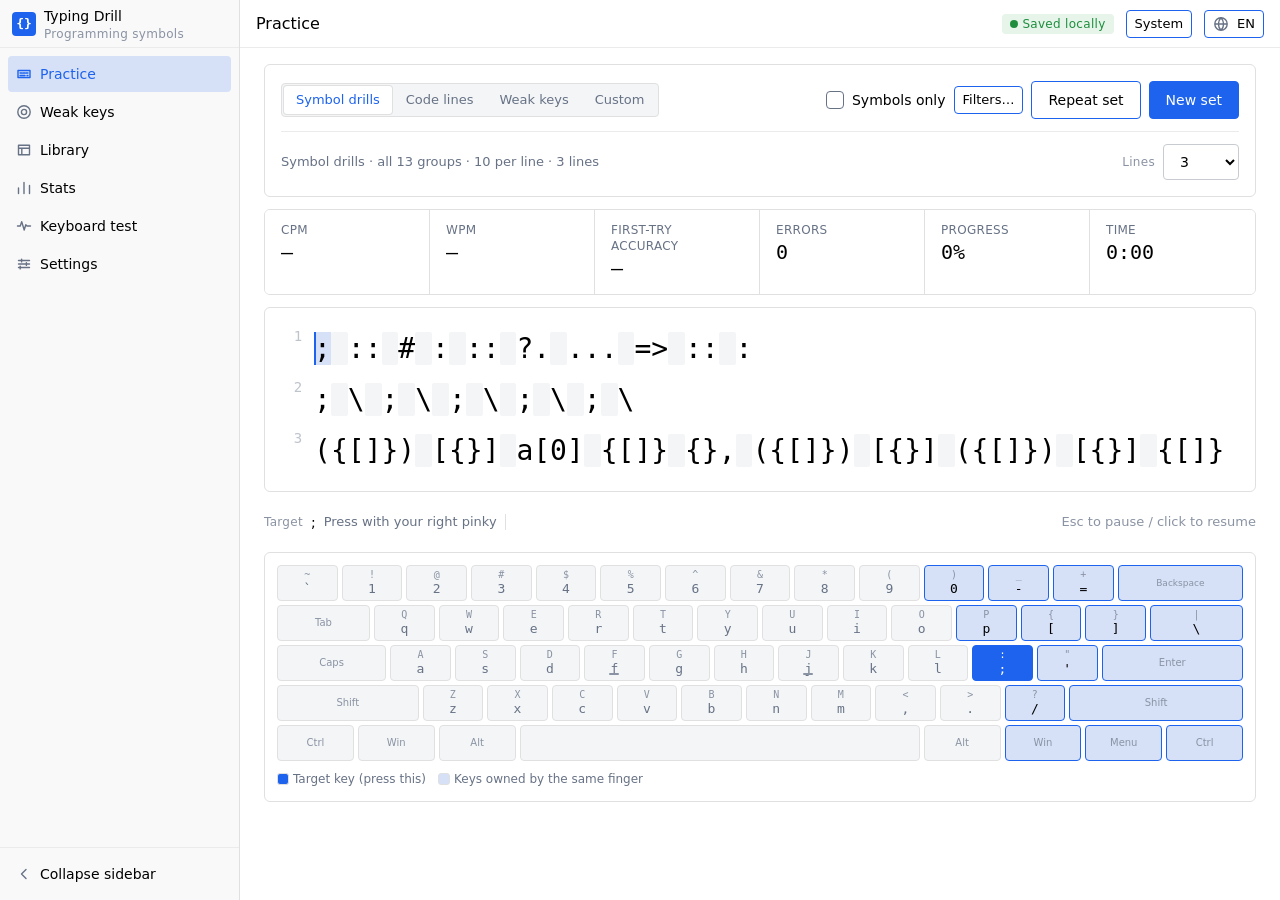
<file: index.html>
<!DOCTYPE html>
<html lang="en" data-theme="light">
<head>
<meta charset="utf-8">
<meta name="viewport" content="width=device-width, initial-scale=1">
<!-- Both values are replaced at runtime by TD.I18n.applyDocument(). -->
<title>Typing Drill · Practice Programming Symbols</title>
<meta name="description" content="A typing trainer for programming symbols: zero-dependency static pages, works offline, with per-key error rates and finger guidance.">
<meta name="color-scheme" content="light dark">
<link rel="icon" href="data:image/svg+xml,%3Csvg%20xmlns='http://www.w3.org/2000/svg'%20viewBox='0%200%2032%2032'%3E%3Crect%20width='32'%20height='32'%20rx='6'%20fill='%231D63ED'/%3E%3Ctext%20x='16'%20y='22'%20font-family='monospace'%20font-size='15'%20fill='white'%20text-anchor='middle'%3E%7B%7D%3C/text%3E%3C/svg%3E">

<link rel="stylesheet" href="css/tokens.css">
<link rel="stylesheet" href="css/app.css">

<!-- Pre-paint theme and language. This runs before first paint so the page
     does not flash light before turning dark, and so the document language is
     right from the start. It duplicates a little of js/ui.js and js/i18n.js on
     purpose: those modules only take effect once every script has loaded,
     which is too late for this. -->
<script>
(function () {
  function prefersDark() {
    try {
      return !!(window.matchMedia && window.matchMedia('(prefers-color-scheme: dark)').matches);
    } catch (e) { return false; }
  }
  function prefersChinese() {
    try {
      var raw = (navigator.languages && navigator.languages[0]) || navigator.language || '';
      return /^zh/i.test(String(raw));
    } catch (e) { return false; }
  }
  var theme = 'auto';
  var lang = 'auto';
  try {
    var raw = window.localStorage && window.localStorage.getItem('typing-drill/v1');
    if (raw) {
      var s = JSON.parse(raw).settings || {};
      theme = s.theme || 'auto';
      lang = s.lang || 'auto';
    }
  } catch (e) {
    /* Storage disabled or the save is unparseable: fall back to system
       preferences rather than blocking startup. */
  }
  var root = document.documentElement;
  root.setAttribute('data-theme',
    (theme === 'light' || theme === 'dark') ? theme : (prefersDark() ? 'dark' : 'light'));
  root.setAttribute('lang',
    (lang === 'zh-CN' || lang === 'en') ? lang : (prefersChinese() ? 'zh-CN' : 'en'));
})();
</script>
</head>
<body>

<div class="app">
  <aside class="sidebar" id="sidebar" data-collapsed="false" aria-label="Main navigation"></aside>

  <div class="main">
    <header class="topbar" id="topbar"></header>
    <div id="notices"></div>
    <main class="content" id="content">
      <div class="content-inner" id="view"></div>
    </main>
  </div>
</div>

<!-- All classic scripts, never type="module": under file:// a browser refuses
     to load ES modules (CORS), which would leave a blank page when index.html is
     opened by double-click. The order below IS the dependency order.

     i18n.js must come before any module that reads translations at load time,
     and the two locale dictionaries must come before the first render. -->
<script src="js/util.js"></script>
<script src="js/i18n.js"></script>
<script src="js/locales/zh-CN.js"></script>
<script src="js/locales/en.js"></script>
<script src="js/keymap.js"></script>
<script src="js/content.symbols.js"></script>
<script src="js/content.snippets.js"></script>
<script src="js/engine.js"></script>
<script src="js/stats.js"></script>
<script src="js/store.js"></script>
<script src="js/adaptive.js"></script>
<script src="js/keyboard.js"></script>
<script src="js/charts.js"></script>
<script src="js/ui.js"></script>
<script src="js/tester.js"></script>
<script src="js/views.js"></script>
<script src="js/main.js"></script>

</body>
</html>
</file>
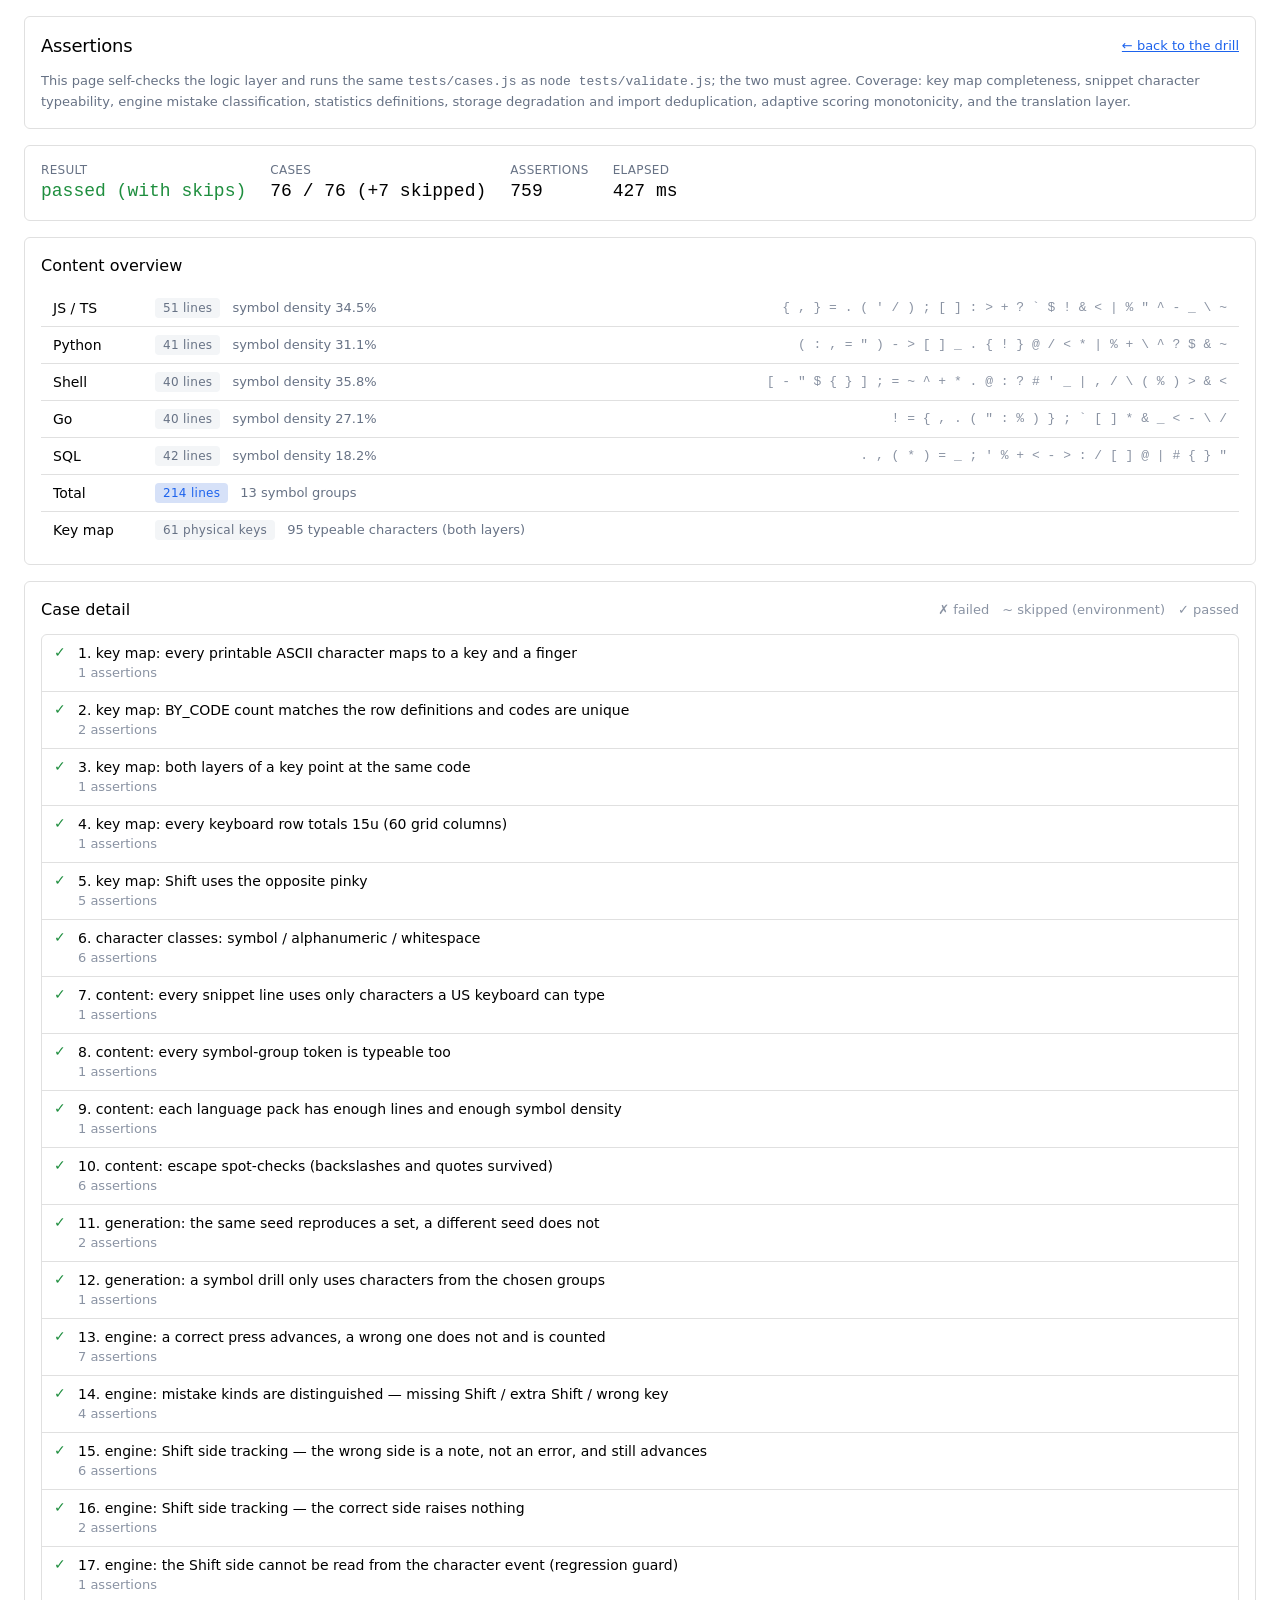
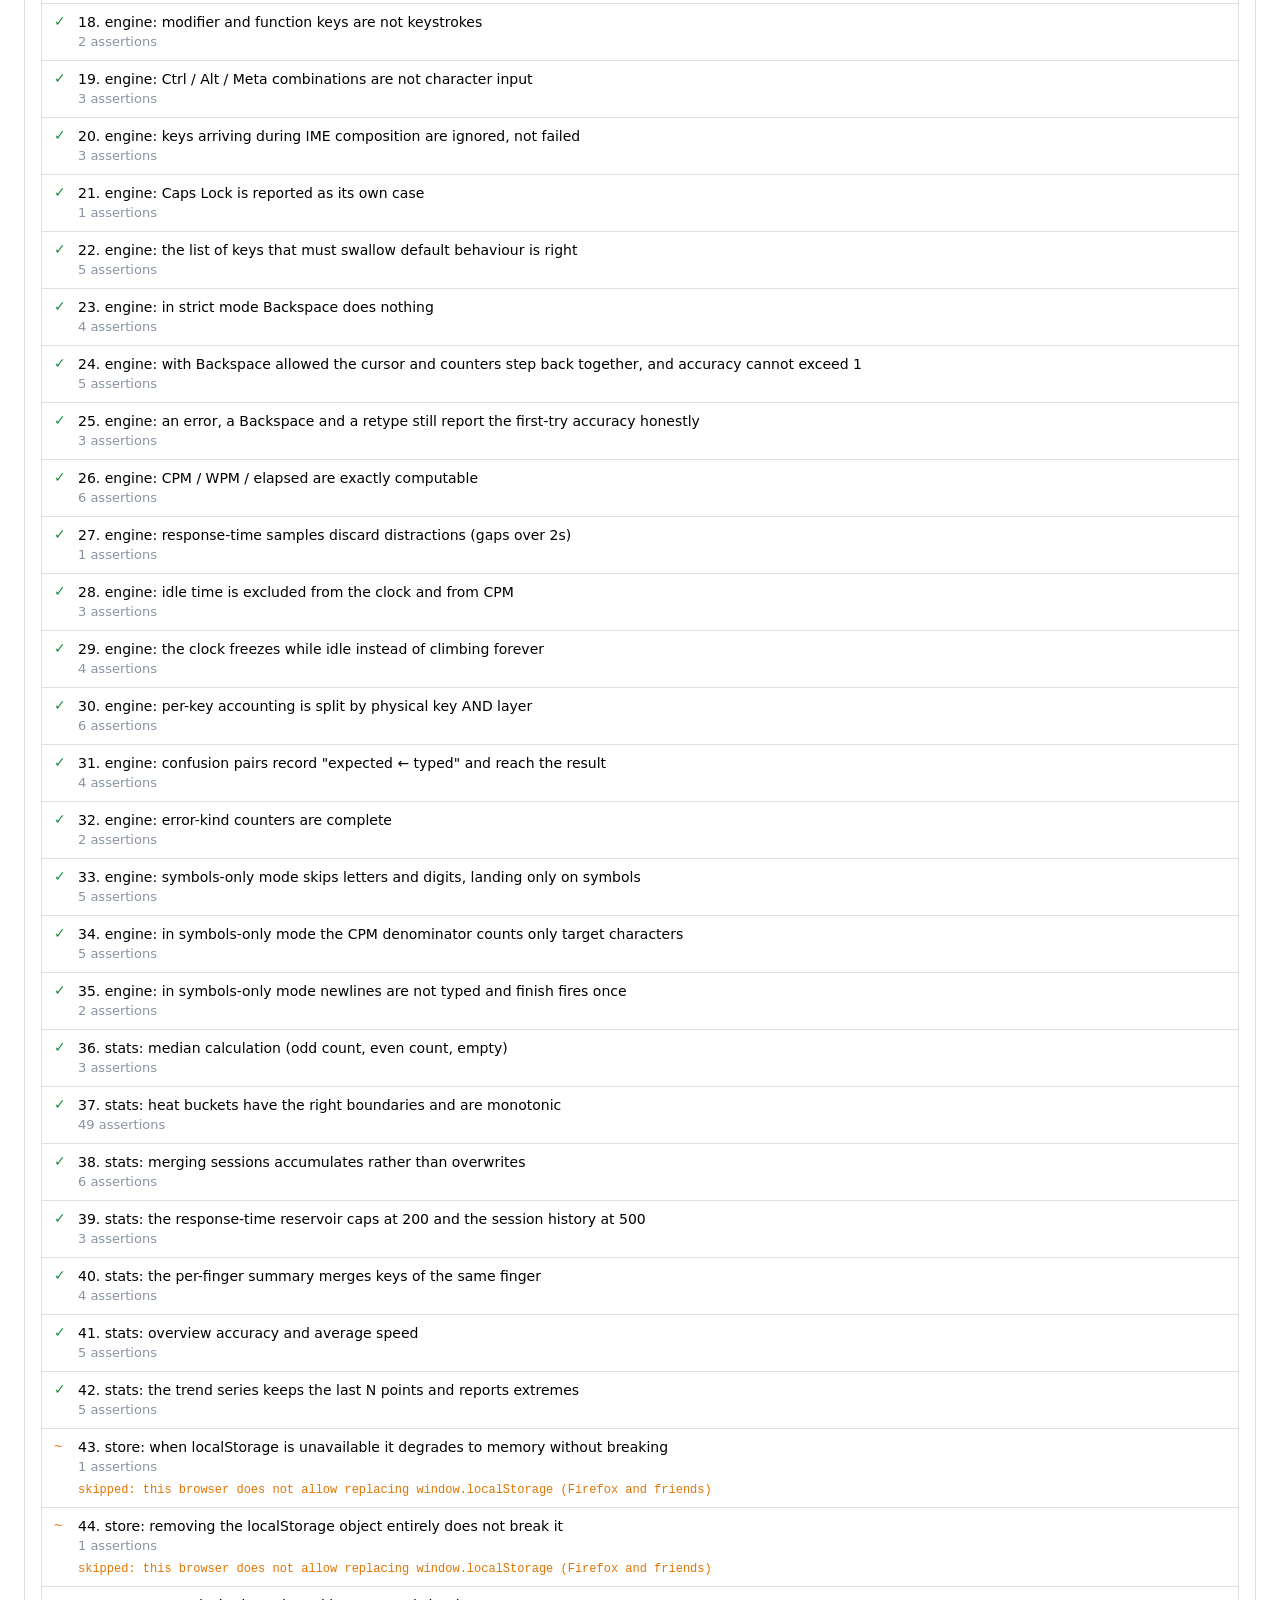
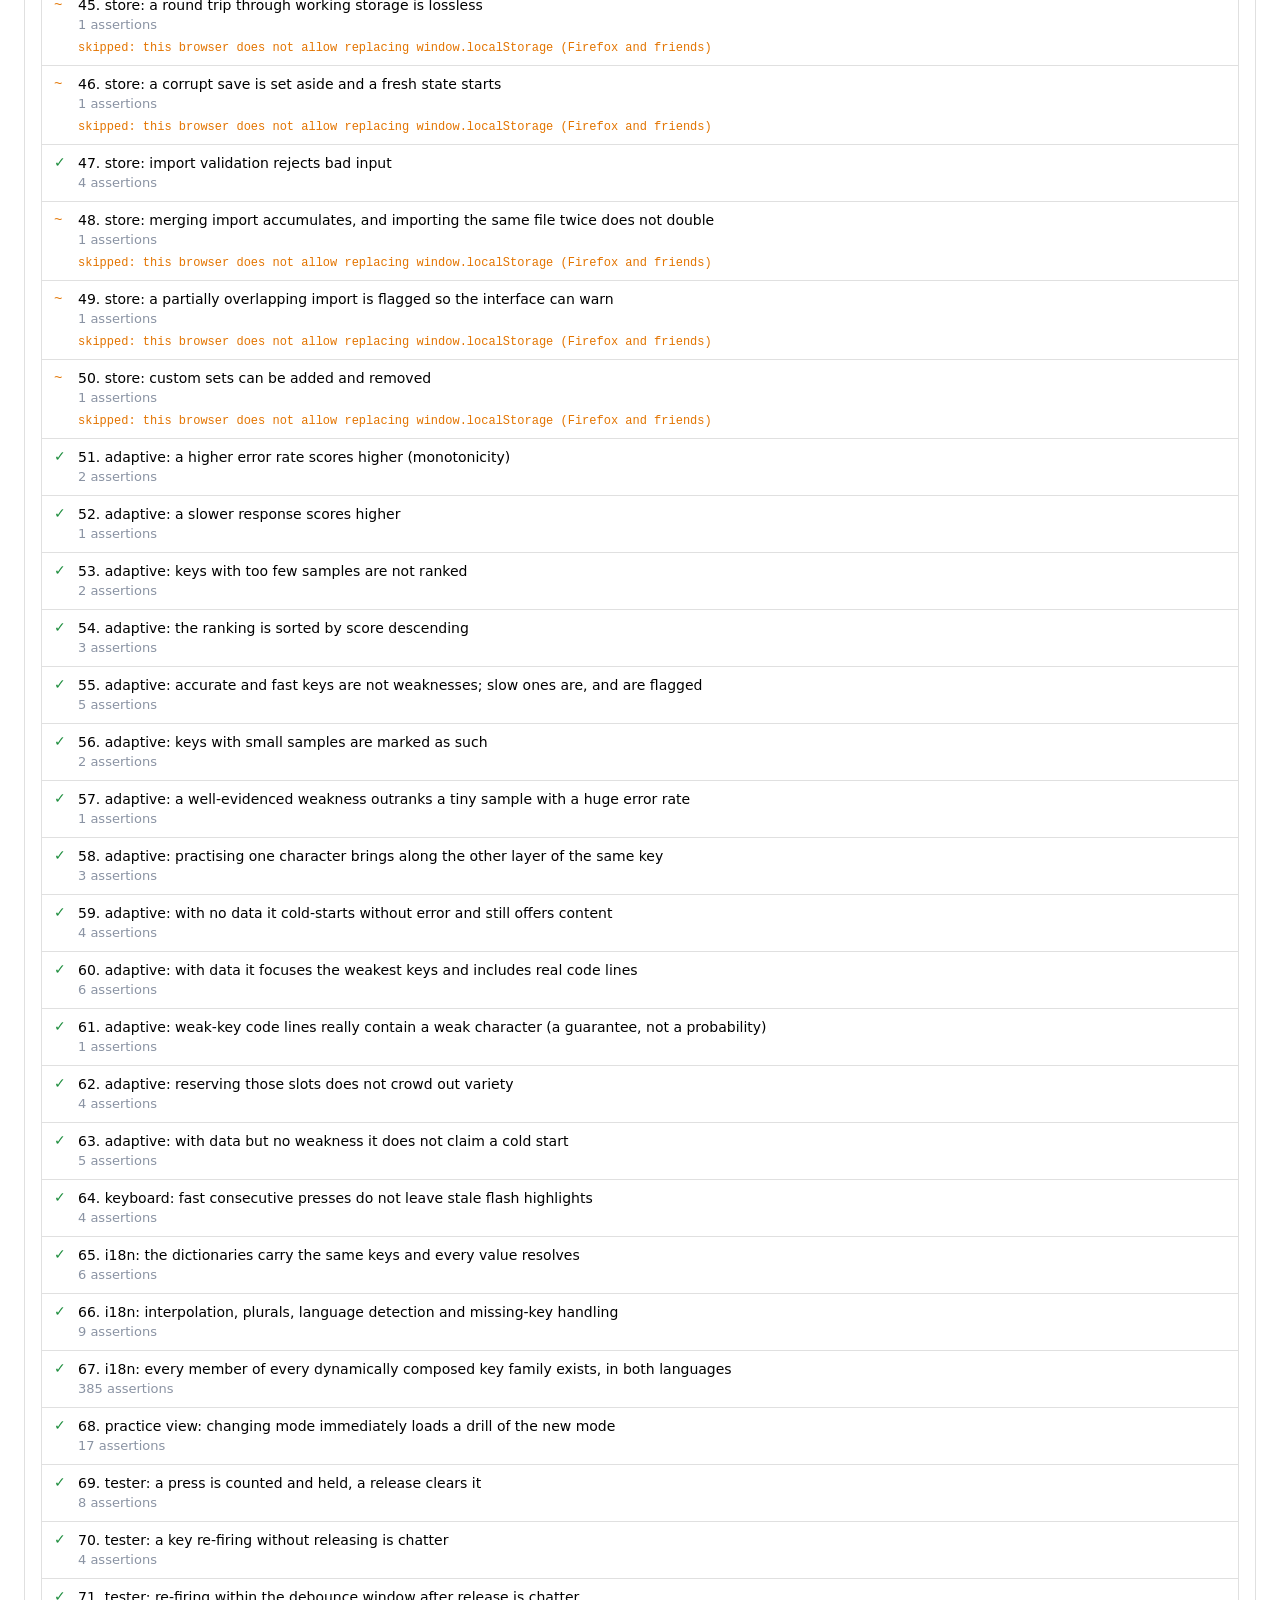
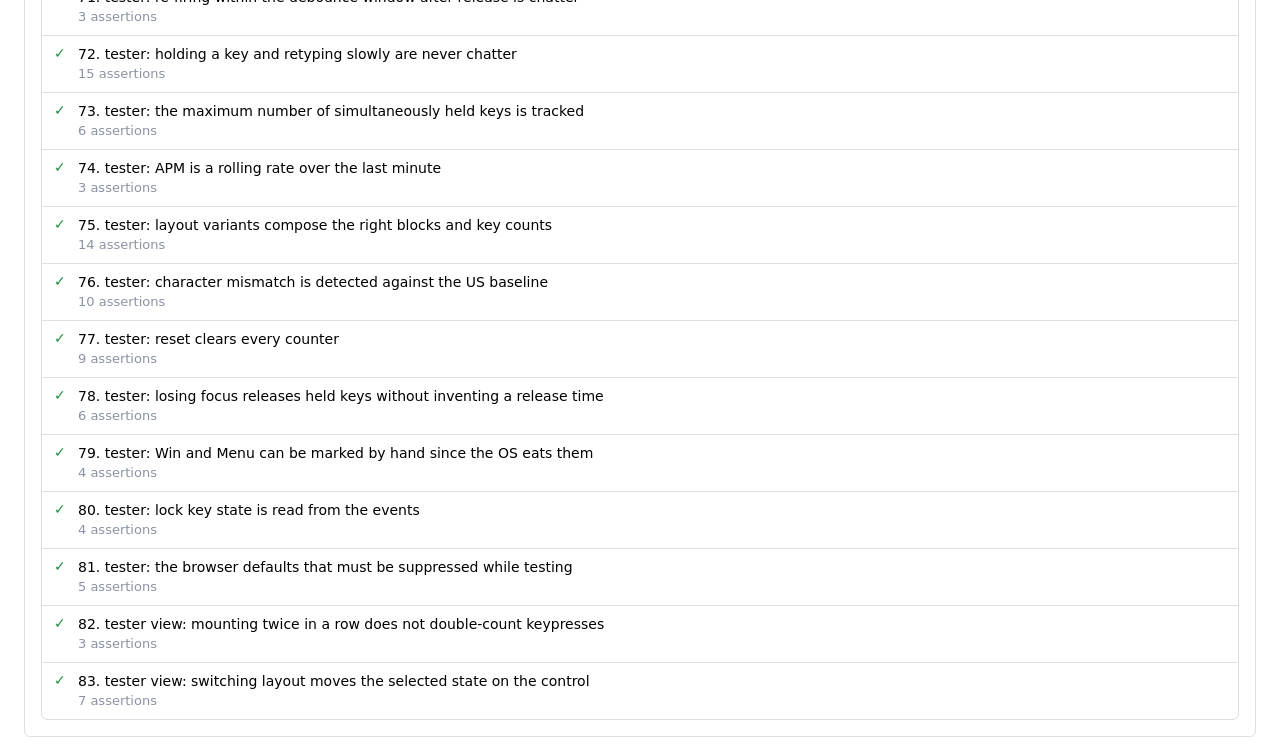
<file: tests/test.html>
<!DOCTYPE html>
<html lang="en" data-theme="light">
<head>
<meta charset="utf-8">
<meta name="viewport" content="width=device-width, initial-scale=1">
<title>Assertions · Typing Drill</title>
<link rel="icon" href="data:image/svg+xml,%3Csvg%20xmlns='http://www.w3.org/2000/svg'%20viewBox='0%200%2032%2032'%3E%3Crect%20width='32'%20height='32'%20rx='6'%20fill='%231D63ED'/%3E%3Ctext%20x='16'%20y='22'%20font-family='monospace'%20font-size='15'%20fill='white'%20text-anchor='middle'%3E%25%3C/text%3E%3C/svg%3E">
<link rel="stylesheet" href="../css/tokens.css">
<link rel="stylesheet" href="../css/app.css">
<style>
  .case-row { display: flex; align-items: flex-start; gap: var(--spacing-xs); padding: var(--spacing-xs) var(--spacing-sm); border-bottom: 1px solid var(--color-hairline); }
  .case-row:last-child { border-bottom: 0; }
  .case-mark { flex: 0 0 auto; width: 16px; font-family: var(--font-mono); }
  .case-mark.pass { color: var(--color-success); }
  .case-mark.fail { color: var(--color-error); }
  .case-mark.skip { color: var(--color-warning); }
  .case-name { flex: 1 1 auto; min-width: 0; }
  .case-detail { margin: 4px 0 0 0; padding: 0; list-style: none; }
  .case-detail li { font-family: var(--font-mono); font-size: 12px; line-height: 18px; color: var(--color-error); }
  .case-detail li.skip { color: var(--color-warning); }
  .summary-bar { display: flex; flex-wrap: wrap; gap: var(--spacing-lg); align-items: baseline; }
</style>
</head>
<body>

<main class="content">
  <div class="content-inner stack-lg">

    <div class="card">
      <div class="card-head">
        <span class="t-title-md">Assertions</span>
        <span class="spacer"></span>
        <a href="../index.html" style="color:var(--color-link)" class="t-body-sm">← back to the drill</a>
      </div>
      <div class="t-body-sm dim">
        This page self-checks the logic layer and runs the same
        <code class="mono">tests/cases.js</code> as
        <code class="mono">node tests/validate.js</code>; the two must agree.
        Coverage: key map completeness, snippet character typeability, engine
        mistake classification, statistics definitions, storage degradation and
        import deduplication, adaptive scoring monotonicity, and the translation
        layer.
      </div>
    </div>

    <div class="card">
      <div class="summary-bar">
        <div>
          <span class="hud-label">Result</span>
          <div class="result-metric-value" id="s-result">running…</div>
        </div>
        <div>
          <span class="hud-label">Cases</span>
          <div class="result-metric-value" id="s-cases">—</div>
        </div>
        <div>
          <span class="hud-label">Assertions</span>
          <div class="result-metric-value" id="s-checks">—</div>
        </div>
        <div>
          <span class="hud-label">Elapsed</span>
          <div class="result-metric-value" id="s-time">—</div>
        </div>
      </div>
    </div>

    <div class="card" id="content-stats" hidden>
      <div class="card-head"><span class="t-title-sm">Content overview</span></div>
      <div id="content-stats-body"></div>
    </div>

    <div class="card">
      <div class="card-head">
        <span class="t-title-sm">Case detail</span>
        <span class="spacer"></span>
        <span class="t-body-sm mute">✗ failed　~ skipped (environment)　✓ passed</span>
      </div>
      <div class="list" id="cases"></div>
    </div>

  </div>
</main>

<!-- Same dependency order as index.html. The test page does not need main.js,
     but it does need everything the cases touch: keyboard.js (a case checks
     that fast presses leave no stale flash highlight) and charts.js / ui.js /
     views.js (a case drives the practice view's option handling, which is
     where a real "switching mode did nothing" bug lived). -->
<script src="../js/util.js"></script>
<script src="../js/i18n.js"></script>
<script src="../js/locales/zh-CN.js"></script>
<script src="../js/locales/en.js"></script>
<script src="../js/keymap.js"></script>
<script src="../js/content.symbols.js"></script>
<script src="../js/content.snippets.js"></script>
<script src="../js/engine.js"></script>
<script src="../js/stats.js"></script>
<script src="../js/store.js"></script>
<script src="../js/adaptive.js"></script>
<script src="../js/keyboard.js"></script>
<script src="../js/charts.js"></script>
<script src="../js/ui.js"></script>
<script src="../js/tester.js"></script>
<script src="../js/views.js"></script>
<script src="../tests/cases.js"></script>

<script>
(function () {
  var TD = window.TD;
  var util = TD.util;
  var el = util.el;

  /* Follow the system theme, like the main application. */
  try {
    var dark = window.matchMedia && window.matchMedia('(prefers-color-scheme: dark)').matches;
    document.documentElement.setAttribute('data-theme', dark ? 'dark' : 'light');
  } catch (e) { /* keep the default light theme */ }

  /* Initialise the translation layer so the assertions exercise a real
     language rather than the pre-init fallback. */
  TD.I18n.init({ setting: 'auto' });

  function makeAssertions() {
    var checks = 0, failures = [], skips = [];
    return {
      ok: function (c, m) { checks++; if (!c) failures.push(m || 'expected a truthy value, got a falsy one'); },
      eq: function (a, b, m) {
        checks++;
        if (a !== b) failures.push((m || 'equality assertion') + ' → expected ' + JSON.stringify(b) + ', got ' + JSON.stringify(a));
      },
      notEq: function (a, b, m) { checks++; if (a === b) failures.push((m || 'inequality assertion') + ' → both sides are ' + JSON.stringify(a)); },
      near: function (a, b, tol, m) {
        checks++;
        if (!(Math.abs(a - b) <= tol)) failures.push((m || 'approximate assertion') + ' → expected ' + b + '±' + tol + ', got ' + a);
      },
      skip: function (m) { checks++; skips.push(m); },
      tally: function () { return { checks: checks, failures: failures, skips: skips }; }
    };
  }

  function run() {
    var host = document.getElementById('cases');
    var t0 = performance.now();
    var pass = 0, failed = 0, skipped = 0, totalChecks = 0;
    var cases = TD.TEST_CASES || [];

    cases.forEach(function (c, index) {
      var t = makeAssertions();
      var thrown = null;
      try { c.fn(t, TD); }
      catch (e) { thrown = (e && e.message) ? e.message : String(e); }

      var tally = t.tally();
      totalChecks += tally.checks;

      var mark, cls;
      if (thrown || tally.failures.length) { failed++; mark = '✗'; cls = 'fail'; }
      else if (tally.skips.length) { skipped++; mark = '~'; cls = 'skip'; }
      else { pass++; mark = '✓'; cls = 'pass'; }

      var row = el('div', { class: 'case-row' }, [
        el('span', { class: 'case-mark ' + cls, text: mark }),
        el('div', { class: 'case-name' }, [
          el('div', { class: 't-body', text: (index + 1) + '. ' + c.name }),
          el('div', { class: 't-body-sm mute', text: tally.checks + ' assertions' })
        ])
      ]);

      var details = [];
      if (thrown) details.push('threw: ' + thrown);
      tally.failures.forEach(function (f) { details.push(f); });
      if (details.length) {
        var ul = el('ul', { class: 'case-detail' });
        details.forEach(function (d) { ul.appendChild(el('li', { text: d })); });
        row.lastChild.appendChild(ul);
      }
      if (tally.skips.length) {
        var ul2 = el('ul', { class: 'case-detail' });
        tally.skips.forEach(function (s) { ul2.appendChild(el('li', { class: 'skip', text: 'skipped: ' + s })); });
        row.lastChild.appendChild(ul2);
      }

      host.appendChild(row);
    });

    var ms = performance.now() - t0;
    var resultEl = document.getElementById('s-result');
    resultEl.textContent = failed === 0
      ? (skipped ? 'passed (with skips)' : 'all passed')
      : failed + ' case(s) failed';
    resultEl.style.color = failed === 0 ? 'var(--color-success)' : 'var(--color-error)';
    document.getElementById('s-cases').textContent =
      pass + ' / ' + (pass + failed) + (skipped ? ' (+' + skipped + ' skipped)' : '');
    document.getElementById('s-checks').textContent = String(totalChecks);
    document.getElementById('s-time').textContent = ms.toFixed(0) + ' ms';

    /* Report content size here too, so a shrinking hand-written library cannot
       go unnoticed. */
    var body = document.getElementById('content-stats-body');
    var totalLines = 0;
    TD.Snippets.PACKS.forEach(function (p) {
      totalLines += p.lines.length;
      body.appendChild(el('div', { class: 'list-row' }, [
        el('span', { class: 't-body', style: { width: '90px' }, text: p.label }),
        el('span', { class: 'badge badge-neutral', text: p.lines.length + ' lines' }),
        el('span', { class: 't-body-sm dim', text: 'symbol density ' + (p.avgRatio * 100).toFixed(1) + '%' }),
        el('span', { class: 'spacer' }),
        el('span', { class: 't-body-sm mute mono', text: p.symbolChars.join(' ') })
      ]));
    });
    body.appendChild(el('div', { class: 'list-row' }, [
      el('span', { class: 't-body', style: { width: '90px' }, text: 'Total' }),
      el('span', { class: 'badge badge-primary', text: totalLines + ' lines' }),
      el('span', { class: 't-body-sm dim', text: TD.SymbolDrills.GROUPS.length + ' symbol groups' }),
      el('span', { class: 'spacer' })
    ]));
    body.appendChild(el('div', { class: 'list-row' }, [
      el('span', { class: 't-body', style: { width: '90px' }, text: 'Key map' }),
      el('span', { class: 'badge badge-neutral', text: Object.keys(TD.Keymap.BY_CODE).length + ' physical keys' }),
      el('span', { class: 't-body-sm dim', text: Object.keys(TD.Keymap.BY_CHAR).length + ' typeable characters (both layers)' }),
      el('span', { class: 'spacer' })
    ]));
    document.getElementById('content-stats').hidden = false;
  }

  /* Let the browser paint the skeleton first, then run the suite, so a long
     synchronous task cannot make the page look frozen.
     Deliberately setTimeout rather than requestAnimationFrame: Chromium does
     not fire animation frames for a background tab, so an rAF gate leaves the
     page stuck on "running…" forever whenever the tab is not in front. */
  setTimeout(run, 30);
})();
</script>

</body>
</html>
</file>
<file: css/tokens.css>
/* ==========================================================================
   tokens.css — design token layer (the single source of values)

   Source of these values: the user's global front-end style baseline, a
   pixel-measured Docker Desktop flat-tool spec (measured 2026-09-24).
   Rules: components read var(--token) only; no literal colour values anywhere
   else.
   Theme: JS resolves the setting and writes <html data-theme="light|dark">, so
   there is no flash on first paint. Light is the :root default, dark overrides
   under [data-theme="dark"].
   ========================================================================== */

:root {
  color-scheme: light;

  /* ---- brand and interaction ---- */
  --color-primary: #1D63ED;
  --color-on-primary: #ffffff;
  --color-primary-deep: #174EBC;
  --color-primary-soft: #D6E1F8;
  --color-link: #1D63ED;

  /* ---- surfaces ---- */
  --color-canvas: #ffffff;
  --color-canvas-soft: #F9F9FA;
  --color-canvas-soft-2: #F3F5F7;
  --color-app-bg: #ffffff;

  /* ---- text ---- */
  --color-ink: #000000;
  --color-body: #677285;
  --color-mute: #8A93A3;

  /* ---- lines ---- */
  --color-hairline: #E0E0E0;
  --color-divider: #EBEBEB;
  --color-hairline-strong: #C8CCD0;
  --color-control-border: #677285;

  /* ---- disabled ---- */
  --color-disabled-bg: #E0E0E0;
  --color-disabled-text: #989898;

  /* ---- semantic ---- */
  --color-success: #1E8E3E;
  --color-success-soft: #E6F4EA;
  --color-warning: #E37400;
  --color-warning-soft: #FEF7E0;
  --color-error: #D93025;
  --color-error-soft: #FCE8E6;

  /* ---- overlays ---- */
  --color-selection-bg: rgba(29, 99, 237, .16);
  --color-scrim: rgba(0, 0, 0, .4);
  --shadow-overlay: 0 4px 16px rgba(0, 0, 0, .14);

  /* ---- heatmap ramp (per-key error rate). JS only assigns a heat-N class;
          the colour values live here so no component hardcodes them. ---- */
  --heat-0-bg: transparent;
  --heat-1-bg: rgba(30, 142, 62, .16);
  --heat-2-bg: rgba(227, 116, 0, .16);
  --heat-3-bg: rgba(217, 48, 37, .16);
  --heat-4-bg: rgba(217, 48, 37, .34);
  --heat-1-line: rgba(30, 142, 62, .55);
  --heat-2-line: rgba(227, 116, 0, .55);
  --heat-3-line: rgba(217, 48, 37, .55);
  --heat-4-line: rgba(217, 48, 37, .9);

  /* ---- fonts ---- */
  --font-primary: Roboto, system-ui, -apple-system, "Segoe UI", "PingFang SC", "Microsoft YaHei", sans-serif;
  --font-mono: "Roboto Mono", ui-monospace, SFMono-Regular, Menlo, Consolas, monospace;

  /* ---- type scale (size / line-height / letter-spacing / weight) ---- */
  --fs-caption: 12px;      --lh-caption: 16px;      --ls-caption: .3px;   --fw-caption: 500;
  --fs-body-sm: 13px;      --lh-body-sm: 20px;      --ls-body-sm: 0;      --fw-body-sm: 400;
  --fs-body: 14px;         --lh-body: 20px;         --ls-body: 0;         --fw-body: 400;
  --fs-body-strong: 14px;  --lh-body-strong: 20px;  --ls-body-strong: 0;  --fw-body-strong: 500;
  --fs-button: 14px;       --lh-button: 20px;       --ls-button: 0;       --fw-button: 500;
  --fs-code: 13px;         --lh-code: 20px;         --ls-code: 0;         --fw-code: 400;
  --fs-title-sm: 16px;     --lh-title-sm: 24px;     --ls-title-sm: 0;     --fw-title-sm: 500;
  --fs-title-md: 18px;     --lh-title-md: 26px;     --ls-title-md: -.2px; --fw-title-md: 500;
  --fs-title-lg: 20px;     --lh-title-lg: 28px;     --ls-title-lg: -.2px; --fw-title-lg: 500;
  --fs-display: 24px;      --lh-display: 32px;      --ls-display: -.3px;  --fw-display: 500;

  /* ---- spacing ---- */
  --spacing-xxs: 4px;
  --spacing-xs: 8px;
  --spacing-sm: 12px;
  --spacing-md: 16px;
  --spacing-lg: 24px;
  --spacing-xl: 32px;
  --spacing-2xl: 48px;

  /* ---- control geometry ---- */
  --control-h-sm: 32px;
  --control-h-md: 36px;
  --row-h: 36px;

  /* ---- radii (capped at 8px; circles use full) ---- */
  --radius-none: 0;
  --radius-sm: 4px;
  --radius-md: 6px;
  --radius-lg: 8px;
  --radius-full: 9999px;

  /* ---- motion ---- */
  --motion-fast: 120ms;
  --motion-base: 180ms;
  --ease: cubic-bezier(.2, 0, .2, 1);

  /* ---- practice area. The typing text deliberately exceeds the 24px cap of
          the type scale because it must stay readable at a distance; this is
          a functional need, and the size is adjustable in settings. ---- */
  --typing-size: 28px;
  --typing-line-height: 1.75;
}

:root[data-theme="dark"] {
  color-scheme: dark;

  /* brand and interaction */
  --color-primary: #1D63ED;
  --color-on-primary: #ffffff;
  --color-primary-deep: #3B7AF0;
  --color-primary-soft: rgba(29, 99, 237, .18);
  --color-link: #7AA7FF;

  /* surfaces */
  --color-canvas: #252A30;
  --color-canvas-soft: #1B1E22;
  --color-canvas-soft-2: #14161A;
  --color-app-bg: #1B1E22;

  /* text */
  --color-ink: #E8EAED;
  --color-body: #BDC1C6;
  --color-mute: #9AA0A6;

  /* lines */
  --color-hairline: #3C4043;
  --color-divider: #2E333A;
  --color-hairline-strong: #5F6368;
  --color-control-border: #9AA0A6;

  /* disabled */
  --color-disabled-bg: #33383F;
  --color-disabled-text: #6B7178;

  /* semantic */
  --color-success: #5BB974;
  --color-success-soft: rgba(91, 185, 116, .16);
  --color-warning: #FDD663;
  --color-warning-soft: rgba(253, 214, 99, .14);
  --color-error: #F28B82;
  --color-error-soft: rgba(242, 139, 130, .16);

  /* overlays */
  --color-selection-bg: rgba(29, 99, 237, .35);
  --color-scrim: rgba(0, 0, 0, .6);
  --shadow-overlay: 0 4px 20px rgba(0, 0, 0, .5);

  /* heatmap ramp: on dark surfaces the alpha has to rise to stay visible */
  --heat-1-bg: rgba(91, 185, 116, .22);
  --heat-2-bg: rgba(253, 214, 99, .22);
  --heat-3-bg: rgba(242, 139, 130, .24);
  --heat-4-bg: rgba(242, 139, 130, .46);
  --heat-1-line: rgba(91, 185, 116, .6);
  --heat-2-line: rgba(253, 214, 99, .6);
  --heat-3-line: rgba(242, 139, 130, .6);
  --heat-4-line: rgba(242, 139, 130, .95);
}
</file>
<file: css/app.css>
/* ==========================================================================
   app.css — layout and components. Consumes tokens.css variables only; no literal colours.
   Frame: 240px sidebar (collapsible to 56px) + content area with a 48px top bar;
   cards use 16px padding and sections 24px spacing. Hierarchy comes from hairlines and
   whitespace — cards never use shadows.
   ========================================================================== */

/* ------------------------------------------------------------------ base */

*,
*::before,
*::after { box-sizing: border-box; }

html,
body { height: 100%; }

body {
  margin: 0;
  background: var(--color-app-bg);
  color: var(--color-ink);
  font-family: var(--font-primary);
  font-size: var(--fs-body);
  line-height: var(--lh-body);
  -webkit-font-smoothing: antialiased;
}

::selection { background: var(--color-selection-bg); }

:focus-visible {
  outline: 2px solid var(--color-primary);
  outline-offset: 1px;
}

/* Controls that show focus through their own border, so the global ring is off */
.no-focus-ring:focus-visible { outline: none; }

[hidden] { display: none !important; }

/* Scrollbars: thin, neutral, follows the theme */
* { scrollbar-width: thin; scrollbar-color: var(--color-hairline-strong) transparent; }
*::-webkit-scrollbar { width: 10px; height: 10px; }
*::-webkit-scrollbar-track { background: transparent; }
*::-webkit-scrollbar-thumb {
  background: var(--color-hairline-strong);
  border: 3px solid transparent;
  border-radius: var(--radius-full);
  background-clip: content-box;
}
*::-webkit-scrollbar-thumb:hover { background-color: var(--color-mute); background-clip: content-box; }

/* Screen-reader only */
.sr-only {
  position: absolute; width: 1px; height: 1px;
  padding: 0; margin: -1px; overflow: hidden;
  clip: rect(0 0 0 0); white-space: nowrap; border: 0;
}

/* ------------------------------------------------------- typography utilities */

.t-caption { font-size: var(--fs-caption); line-height: var(--lh-caption); letter-spacing: var(--ls-caption); font-weight: var(--fw-caption); }
.t-body-sm { font-size: var(--fs-body-sm); line-height: var(--lh-body-sm); font-weight: var(--fw-body-sm); }
.t-body { font-size: var(--fs-body); line-height: var(--lh-body); }
.t-strong { font-weight: var(--fw-body-strong); }
.t-code { font-family: var(--font-mono); font-size: var(--fs-code); line-height: var(--lh-code); }
.t-title-sm { font-size: var(--fs-title-sm); line-height: var(--lh-title-sm); font-weight: var(--fw-title-sm); }
.t-title-md { font-size: var(--fs-title-md); line-height: var(--lh-title-md); letter-spacing: var(--ls-title-md); font-weight: var(--fw-title-md); }
.t-title-lg { font-size: var(--fs-title-lg); line-height: var(--lh-title-lg); letter-spacing: var(--ls-title-lg); font-weight: var(--fw-title-lg); }
.t-display { font-size: var(--fs-display); line-height: var(--lh-display); letter-spacing: var(--ls-display); font-weight: var(--fw-display); }

.dim { color: var(--color-body); }
.mute { color: var(--color-mute); }
.mono { font-family: var(--font-mono); }
.num { font-family: var(--font-mono); font-variant-numeric: tabular-nums; }
.nowrap { white-space: nowrap; }

/* ------------------------------------------------------------- app shell */

.app {
  display: flex;
  min-height: 100vh;
}

/* Sidebar: 240px, collapsible to 56px */
.sidebar {
  flex: 0 0 240px;
  width: 240px;
  background: var(--color-canvas-soft);
  border-right: 1px solid var(--color-hairline);
  display: flex;
  flex-direction: column;
  transition: flex-basis var(--motion-base) var(--ease), width var(--motion-base) var(--ease);
}

.sidebar[data-collapsed="true"] { flex-basis: 56px; width: 56px; }

.sidebar-brand {
  height: 48px;
  display: flex;
  align-items: center;
  gap: var(--spacing-xs);
  padding: 0 var(--spacing-sm);
  border-bottom: 1px solid var(--color-divider);
  flex: 0 0 auto;
}

.sidebar-brand-mark {
  flex: 0 0 auto;
  width: 24px; height: 24px;
  display: grid; place-items: center;
  border-radius: var(--radius-sm);
  background: var(--color-primary);
  color: var(--color-on-primary);
  font-family: var(--font-mono);
  font-size: 13px;
  font-weight: 700;
}

.sidebar-brand-text { min-width: 0; }
.sidebar[data-collapsed="true"] .sidebar-brand-text,
.sidebar[data-collapsed="true"] .sidebar-nav-label,
.sidebar[data-collapsed="true"] .sidebar-foot-text { display: none; }

.sidebar-nav {
  flex: 1 1 auto;
  overflow-y: auto;
  padding: var(--spacing-xs);
  display: flex;
  flex-direction: column;
  gap: 2px;
}

.nav-item {
  display: flex;
  align-items: center;
  gap: var(--spacing-xs);
  width: 100%;
  min-height: var(--control-h-sm);
  padding: var(--spacing-xs) var(--spacing-xs);
  border: 0;
  border-radius: var(--radius-sm);
  background: transparent;
  color: var(--color-ink);
  font-family: inherit;
  font-size: var(--fs-body);
  line-height: var(--lh-body);
  text-align: left;
  cursor: pointer;
  transition: background var(--motion-fast) var(--ease);
}

.nav-item:hover { background: var(--color-canvas-soft-2); }

.nav-item[aria-current="page"] {
  background: var(--color-primary-soft);
  color: var(--color-primary);
  font-weight: var(--fw-body-strong);
}

.nav-item[aria-current="page"] .nav-icon { color: var(--color-primary); }

.nav-icon { flex: 0 0 auto; width: 16px; height: 16px; color: var(--color-body); }
.sidebar[data-collapsed="true"] .nav-item { justify-content: center; }

.sidebar-foot {
  flex: 0 0 auto;
  border-top: 1px solid var(--color-divider);
  padding: var(--spacing-xs);
  display: flex;
  flex-direction: column;
  gap: 2px;
}

/* main area */
.main {
  flex: 1 1 auto;
  min-width: 0;
  display: flex;
  flex-direction: column;
  background: var(--color-app-bg);
}

.topbar {
  flex: 0 0 auto;
  height: 48px;
  display: flex;
  align-items: center;
  gap: var(--spacing-sm);
  padding: 0 var(--spacing-md);
  border-bottom: 1px solid var(--color-divider);
}

.topbar-title { flex: 1 1 auto; min-width: 0; }

.content {
  flex: 1 1 auto;
  min-width: 0;
  padding: var(--spacing-md) var(--spacing-lg);
  overflow-y: auto;
}

.content-inner { max-width: 1440px; margin: 0 auto; }

/* ---------------------------------------------------------------- card */

.card {
  background: var(--color-canvas);
  border: 1px solid var(--color-hairline);
  border-radius: var(--radius-md);
  padding: var(--spacing-md);
}

.card + .card { margin-top: var(--spacing-md); }

.card-head {
  display: flex;
  align-items: center;
  gap: var(--spacing-sm);
  margin-bottom: var(--spacing-sm);
}

.card-head .t-title-sm { flex: 1 1 auto; min-width: 0; }

/* section spacing: 24px */
.stack > * + * { margin-top: var(--spacing-md); }
.stack-lg > * + * { margin-top: var(--spacing-lg); }

.grid-2 { display: grid; grid-template-columns: repeat(2, minmax(0, 1fr)); gap: var(--spacing-md); }
.grid-3 { display: grid; grid-template-columns: repeat(3, minmax(0, 1fr)); gap: var(--spacing-md); }
.grid-4 { display: grid; grid-template-columns: repeat(4, minmax(0, 1fr)); gap: var(--spacing-md); }

@media (max-width: 1100px) {
  .grid-3, .grid-4 { grid-template-columns: repeat(2, minmax(0, 1fr)); }
}
@media (max-width: 720px) {
  .grid-2, .grid-3, .grid-4 { grid-template-columns: minmax(0, 1fr); }
}

.row { display: flex; align-items: center; gap: var(--spacing-xs); }
.row-wrap { flex-wrap: wrap; }
.spacer { flex: 1 1 auto; }

/* -------------------------------------------------------------- buttons */

.btn {
  display: inline-flex;
  align-items: center;
  justify-content: center;
  gap: var(--spacing-xxs);
  min-height: var(--control-h-md);
  padding: var(--spacing-xs) var(--spacing-md);
  border: 1px solid transparent;
  border-radius: var(--radius-sm);
  background: transparent;
  color: var(--color-ink);
  font-family: inherit;
  font-size: var(--fs-button);
  line-height: var(--lh-button);
  font-weight: var(--fw-button);
  white-space: nowrap;
  cursor: pointer;
  transition: background var(--motion-fast) var(--ease),
              border-color var(--motion-fast) var(--ease),
              color var(--motion-fast) var(--ease);
}

.btn:disabled {
  background: var(--color-disabled-bg);
  border-color: transparent;
  color: var(--color-disabled-text);
  cursor: not-allowed;
}

/* Primary action: at most one per view */
.btn-primary { background: var(--color-primary); color: var(--color-on-primary); border-color: var(--color-primary); }
.btn-primary:hover:not(:disabled) { background: var(--color-primary-deep); border-color: var(--color-primary-deep); }

/* Secondary action: white fill with an accent border (measured correction — not grey) */
.btn-secondary { background: var(--color-canvas); color: var(--color-ink); border-color: var(--color-primary); }
.btn-secondary:hover:not(:disabled) { background: var(--color-primary-soft); color: var(--color-primary); }

/* Low weight: inside tables and toolbars */
.btn-text { color: var(--color-primary); padding: var(--spacing-xxs) var(--spacing-xs); min-height: var(--control-h-sm); }
.btn-text:hover:not(:disabled) { background: var(--color-primary-soft); }

/* Destructive action */
.btn-danger { background: var(--color-canvas); color: var(--color-error); border-color: var(--color-error); }
.btn-danger:hover:not(:disabled) { background: var(--color-error-soft); }

.btn-sm { min-height: 28px; padding: 2px var(--spacing-xs); font-size: var(--fs-body-sm); }

.btn-icon {
  width: var(--control-h-sm); height: var(--control-h-sm);
  min-height: 0; padding: 0;
  color: var(--color-body);
}
.btn-icon:hover:not(:disabled) { background: var(--color-canvas-soft-2); color: var(--color-ink); }

/* --------------------------------------------------------- form controls */

.field { display: flex; flex-direction: column; gap: var(--spacing-xxs); min-width: 0; }

.field-label {
  font-size: var(--fs-caption);
  line-height: var(--lh-caption);
  letter-spacing: var(--ls-caption);
  font-weight: var(--fw-caption);
  color: var(--color-body);
  text-transform: uppercase;
}

.field-hint { font-size: var(--fs-body-sm); line-height: var(--lh-body-sm); color: var(--color-mute); }

.input,
.select,
.textarea {
  width: 100%;
  min-height: var(--control-h-md);
  padding: var(--spacing-xs) var(--spacing-sm);
  background: var(--color-canvas);
  border: 1px solid var(--color-hairline-strong);
  border-radius: var(--radius-sm);
  color: var(--color-ink);
  font-family: inherit;
  font-size: var(--fs-body);
  line-height: var(--lh-body);
  transition: border-color var(--motion-fast) var(--ease);
}

.input::placeholder, .textarea::placeholder { color: var(--color-mute); }

/* Focus: the border becomes a 2px accent stroke, with no glow */
.input:focus, .select:focus, .textarea:focus {
  outline: none;
  border-color: var(--color-primary);
  box-shadow: inset 0 0 0 1px var(--color-primary);
}

.input:disabled, .select:disabled, .textarea:disabled {
  background: var(--color-disabled-bg);
  color: var(--color-disabled-text);
  cursor: not-allowed;
}

.select { padding-right: var(--spacing-lg); cursor: pointer; }

.textarea { min-height: 120px; resize: vertical; font-family: var(--font-mono); font-size: var(--fs-code); line-height: var(--lh-code); }

/* Checkbox: unchecked uses the control-border stroke, checked fills with the accent */
.check {
  display: inline-flex;
  align-items: center;
  gap: var(--spacing-xs);
  min-height: var(--control-h-sm);
  cursor: pointer;
  user-select: none;
}

.check input { position: absolute; opacity: 0; width: 0; height: 0; }

.check-box {
  flex: 0 0 auto;
  width: 18px; height: 18px;
  border: 1px solid var(--color-control-border);
  border-radius: var(--radius-sm);
  background: var(--color-canvas);
  display: grid;
  place-items: center;
  transition: background var(--motion-fast) var(--ease), border-color var(--motion-fast) var(--ease);
}

.check-box::after {
  content: "";
  width: 9px; height: 5px;
  border-left: 2px solid var(--color-on-primary);
  border-bottom: 2px solid var(--color-on-primary);
  transform: rotate(-45deg) translateY(-1px);
  opacity: 0;
}

.check input:checked + .check-box { background: var(--color-primary); border-color: var(--color-primary); }
.check input:checked + .check-box::after { opacity: 1; }
.check input:focus-visible + .check-box { outline: 2px solid var(--color-primary); outline-offset: 1px; }
.check input:disabled + .check-box { background: var(--color-disabled-bg); border-color: var(--color-disabled-bg); }

/* switch */
.switch { display: inline-flex; align-items: center; gap: var(--spacing-xs); min-height: var(--control-h-sm); cursor: pointer; user-select: none; }
.switch input { position: absolute; opacity: 0; width: 0; height: 0; }

.switch-track {
  flex: 0 0 auto;
  width: 36px; height: 20px;
  border-radius: var(--radius-full);
  background: var(--color-canvas-soft-2);
  border: 1px solid var(--color-control-border);
  position: relative;
  transition: background var(--motion-fast) var(--ease), border-color var(--motion-fast) var(--ease);
}

.switch-track::after {
  content: "";
  position: absolute;
  top: 2px; left: 2px;
  width: 14px; height: 14px;
  border-radius: var(--radius-full);
  background: var(--color-body);
  transition: transform var(--motion-base) var(--ease), background var(--motion-fast) var(--ease);
}

.switch input:checked + .switch-track { background: var(--color-primary); border-color: var(--color-primary); }
.switch input:checked + .switch-track::after { transform: translateX(16px); background: var(--color-on-primary); }
.switch input:focus-visible + .switch-track { outline: 2px solid var(--color-primary); outline-offset: 1px; }

/* segmented control (switches content within one view) */
.seg {
  display: inline-flex;
  padding: 2px;
  gap: 2px;
  background: var(--color-canvas-soft-2);
  border: 1px solid var(--color-hairline);
  border-radius: var(--radius-sm);
}

.seg-btn {
  border: 0;
  background: transparent;
  border-radius: 3px;
  min-height: 28px;
  padding: 2px var(--spacing-sm);
  color: var(--color-body);
  font-family: inherit;
  font-size: var(--fs-body-sm);
  line-height: var(--lh-body-sm);
  font-weight: 500;
  cursor: pointer;
  white-space: nowrap;
  transition: background var(--motion-fast) var(--ease), color var(--motion-fast) var(--ease);
}

.seg-btn:hover { color: var(--color-ink); }
.seg-btn[aria-pressed="true"] { background: var(--color-canvas); color: var(--color-primary); box-shadow: 0 0 0 1px var(--color-hairline); }

/* multi-select chips (symbol groups, languages) */
.chips { display: flex; flex-wrap: wrap; gap: var(--spacing-xxs); }

.chip {
  display: inline-flex;
  align-items: center;
  gap: var(--spacing-xxs);
  min-height: 28px;
  padding: 2px var(--spacing-xs);
  border: 1px solid var(--color-hairline-strong);
  border-radius: var(--radius-sm);
  background: var(--color-canvas);
  color: var(--color-body);
  font-family: inherit;
  font-size: var(--fs-body-sm);
  line-height: var(--lh-body-sm);
  cursor: pointer;
  transition: background var(--motion-fast) var(--ease), border-color var(--motion-fast) var(--ease), color var(--motion-fast) var(--ease);
}

.chip:hover { border-color: var(--color-primary); color: var(--color-ink); }
.chip[aria-pressed="true"] { background: var(--color-primary-soft); border-color: var(--color-primary); color: var(--color-primary); font-weight: 500; }
.chip .mono { color: inherit; }

/* ---------------------------------------------------------------- table */

.table-wrap {
  border: 1px solid var(--color-hairline);
  border-radius: var(--radius-md);
  overflow: auto;
  max-height: 520px;
  background: var(--color-canvas);
}

.table { width: 100%; border-collapse: separate; border-spacing: 0; font-size: var(--fs-body); line-height: var(--lh-body); }

/* Header and data rows share the same plain white fill, separated by a bottom border only
   (measured correction) */
.table thead th {
  position: sticky;
  top: 0;
  z-index: 1;
  background: var(--color-canvas);
  border-bottom: 1px solid var(--color-hairline);
  padding: var(--spacing-xs) var(--spacing-sm);
  text-align: left;
  white-space: nowrap;
  font-size: var(--fs-caption);
  line-height: var(--lh-caption);
  letter-spacing: var(--ls-caption);
  font-weight: var(--fw-caption);
  color: var(--color-body);
  text-transform: uppercase;
}

.table th.sortable { cursor: pointer; user-select: none; }
.table th.sortable:hover { color: var(--color-primary); }
.table th .sort-mark { margin-left: var(--spacing-xxs); color: var(--color-primary); }

.table tbody td {
  height: var(--row-h);
  padding: 0 var(--spacing-sm);
  border-bottom: 1px solid var(--color-hairline);
  vertical-align: middle;
}

.table tbody tr:last-child td { border-bottom: 0; }
.table tbody tr:hover td { background: var(--color-canvas-soft-2); }  /* measured correction: hover needs the stronger step */
.table td.num, .table th.num { text-align: right; font-family: var(--font-mono); font-variant-numeric: tabular-nums; }
.table .cell-key { font-family: var(--font-mono); font-weight: 500; color: var(--color-ink); }

/* ---------------------------------------------------------- badges / tags */

.badge {
  display: inline-flex;
  align-items: center;
  gap: var(--spacing-xxs);
  padding: 2px var(--spacing-xs);
  border-radius: var(--radius-sm);
  font-size: var(--fs-caption);
  line-height: var(--lh-caption);
  letter-spacing: var(--ls-caption);
  font-weight: var(--fw-caption);
  white-space: nowrap;
}

.badge-neutral { background: var(--color-canvas-soft-2); color: var(--color-body); }
.badge-primary { background: var(--color-primary-soft); color: var(--color-primary); }
.badge-success { background: var(--color-success-soft); color: var(--color-success); }
.badge-warning { background: var(--color-warning-soft); color: var(--color-warning); }
.badge-error { background: var(--color-error-soft); color: var(--color-error); }

/* status dot, 8px */
.dot { flex: 0 0 auto; width: 8px; height: 8px; border-radius: var(--radius-full); background: var(--color-mute); }
.dot-running { background: var(--color-success); }
.dot-error { background: var(--color-error); }
.dot-warning { background: var(--color-warning); }

/* ---------------------------------------------------------- notice banners */

.banner {
  display: flex;
  align-items: flex-start;
  gap: var(--spacing-xs);
  padding: var(--spacing-xs) var(--spacing-sm);
  border: 1px solid var(--color-hairline);
  border-radius: var(--radius-sm);
  background: var(--color-canvas-soft-2);
  font-size: var(--fs-body-sm);
  line-height: var(--lh-body-sm);
  color: var(--color-body);
}

.banner-warning { background: var(--color-warning-soft); border-color: var(--color-warning); color: var(--color-ink); }
.banner-error { background: var(--color-error-soft); border-color: var(--color-error); color: var(--color-ink); }
.banner-info { background: var(--color-primary-soft); border-color: var(--color-primary); color: var(--color-ink); }
.banner .banner-body { flex: 1 1 auto; min-width: 0; }
.banner .banner-actions { flex: 0 0 auto; display: flex; gap: var(--spacing-xxs); }

/* ---------------------------------------------------------------- modal */

.modal-scrim {
  position: fixed;
  inset: 0;
  z-index: 100;
  background: var(--color-scrim);
  display: grid;
  place-items: center;
  padding: var(--spacing-md);
}

.modal {
  width: 480px;
  max-width: 100%;
  max-height: 90vh;
  overflow-y: auto;
  background: var(--color-canvas);
  border-radius: var(--radius-lg);
  padding: var(--spacing-lg);
  box-shadow: var(--shadow-overlay);
}

.modal-foot { display: flex; justify-content: flex-end; gap: var(--spacing-xs); margin-top: var(--spacing-lg); }

/* toasts */
.toast-host {
  position: fixed;
  right: var(--spacing-md);
  bottom: var(--spacing-md);
  z-index: 200;
  display: flex;
  flex-direction: column;
  gap: var(--spacing-xs);
  align-items: flex-end;
  pointer-events: none;
}

.toast {
  pointer-events: auto;
  max-width: 380px;
  padding: var(--spacing-xs) var(--spacing-sm);
  background: var(--color-canvas);
  border: 1px solid var(--color-hairline-strong);
  border-radius: var(--radius-md);
  box-shadow: var(--shadow-overlay);
  font-size: var(--fs-body-sm);
  line-height: var(--lh-body-sm);
  color: var(--color-ink);
  animation: toast-in var(--motion-base) var(--ease);
}

.toast-error { border-color: var(--color-error); }
.toast-success { border-color: var(--color-success); }

@keyframes toast-in { from { opacity: 0; transform: translateY(4px); } to { opacity: 1; transform: none; } }

/* ------------------------------------------------------------ empty state */

/* the display size is reserved for empty states */
.empty {
  display: grid;
  place-items: center;
  gap: var(--spacing-xs);
  padding: var(--spacing-2xl) var(--spacing-md);
  text-align: center;
  color: var(--color-mute);
}

/* =========================================================== practice area */

.practice { display: flex; flex-direction: column; gap: var(--spacing-sm); }

/* live metrics */
.hud { display: grid; grid-template-columns: repeat(6, minmax(0, 1fr)); gap: 0; border: 1px solid var(--color-hairline); border-radius: var(--radius-md); overflow: hidden; }
@media (max-width: 1100px) { .hud { grid-template-columns: repeat(3, minmax(0, 1fr)); } }
@media (max-width: 720px) { .hud { grid-template-columns: repeat(2, minmax(0, 1fr)); } }

.hud-cell { padding: var(--spacing-sm) var(--spacing-md); background: var(--color-canvas); border-right: 1px solid var(--color-hairline); }
.hud-cell:last-child { border-right: 0; }

.hud-label {
  display: block;
  font-size: var(--fs-caption);
  line-height: var(--lh-caption);
  letter-spacing: var(--ls-caption);
  font-weight: var(--fw-caption);
  color: var(--color-body);
  text-transform: uppercase;
}

.hud-value {
  font-family: var(--font-mono);
  font-size: var(--fs-title-lg);
  line-height: var(--lh-title-lg);
  font-weight: 500;
  font-variant-numeric: tabular-nums;
  color: var(--color-ink);
}

.hud-unit { font-size: var(--fs-body-sm); color: var(--color-mute); margin-left: 2px; }
.hud-cell[data-tone="error"] .hud-value { color: var(--color-error); }
.hud-cell[data-tone="warn"] .hud-value { color: var(--color-warning); }
.hud-cell[data-tone="ok"] .hud-value { color: var(--color-success); }

/* practice stage */
.stage {
  position: relative;
  border: 1px solid var(--color-hairline);
  border-radius: var(--radius-md);
  background: var(--color-canvas);
  padding: var(--spacing-md);
  min-height: 160px;
  cursor: text;
}

/* Scrolling happens on the inner element: the pause overlay is absolutely positioned
   against .stage, and if .stage scrolled itself the overlay would scroll away with the
   content and be invisible exactly when it is needed. */
.stage-scroll { max-height: 300px; overflow-y: auto; }

/* The pause overlay is a real element rather than a ::after pseudo-element:
   its text has to be translatable, and CSS content strings cannot be reached
   by the i18n layer. */
.stage-paused {
  position: absolute;
  inset: 0;
  display: none;
  place-items: center;
  background: var(--color-canvas);
  opacity: .9;
  border-radius: var(--radius-md);
  font-size: var(--fs-body);
  color: var(--color-body);
  cursor: pointer;
}

.stage[data-focused="false"] .stage-paused { display: grid; }

.typing-text {
  font-family: var(--font-mono);
  font-size: var(--typing-size);
  line-height: var(--typing-line-height);
  font-variant-numeric: tabular-nums;
  white-space: pre-wrap;
  overflow-wrap: anywhere;
  margin: 0;
  max-width: 100%;
}

.tline { display: flex; gap: var(--spacing-sm); }
.tline + .tline { margin-top: 2px; }

.tline-no {
  flex: 0 0 auto;
  min-width: 2.5ch;
  text-align: right;
  font-family: var(--font-mono);
  font-size: calc(var(--typing-size) * .5);
  line-height: var(--typing-line-height);
  color: var(--color-status-line, var(--color-mute));
  opacity: .55;
  user-select: none;
}

.tline-body { flex: 1 1 auto; min-width: 0; }

/* character states */
.t-untyped { color: var(--color-ink); }                       /* not typed yet: maximum readability */
.t-done { color: var(--color-mute); }                          /* typed correctly: fades back */
.t-err { color: var(--color-error); background: var(--color-error-soft); border-radius: 2px; }
.t-skip { color: var(--color-disabled-text); }                 /* letters and digits skipped in symbols-only mode */

/* Whitespace made visible: a space becomes a faint block, a tab an arrow */
.t-sp { background: var(--color-canvas-soft-2); border-radius: 2px; }
.t-tab { background: var(--color-canvas-soft-2); border-radius: 2px; color: var(--color-mute); }

/* Caret: accent-soft fill plus a 2px accent bar on the left (inset stroke, not a shadow) */
.t-cur { background: var(--color-primary-soft); box-shadow: inset 2px 0 0 0 var(--color-primary); }

/* Current character typed wrong: the caret bar turns red, showing where you are stuck */
.t-cur.t-bad { color: var(--color-error); background: var(--color-error-soft); box-shadow: inset 2px 0 0 0 var(--color-error); }
/* Typed wrong but already passed: a trace is left behind for review */
.t-done.t-bad { color: var(--color-error); opacity: .7; }

/* Capture layer: present but restrained; receives keystrokes and IME composition events */
.capture {
  position: absolute;
  left: -9999px;
  width: 1px; height: 1px;
  opacity: 0;
  border: 0;
  padding: 0;
}

/* live feedback */
.feedback {
  display: flex;
  align-items: center;
  gap: var(--spacing-xs);
  min-height: 28px;
  font-size: var(--fs-body-sm);
  line-height: var(--lh-body-sm);
  color: var(--color-body);
}

/* Status row: the target cue and live feedback share one line, saving a whole row for
   the on-screen keyboard */
.status-row {
  display: flex;
  align-items: center;
  gap: var(--spacing-xs);
  min-height: 36px;
  flex-wrap: wrap;
}
.status-row .feedback { min-height: 0; flex: 1 1 auto; min-width: 0; }
.status-sep { flex: 0 0 auto; width: 1px; height: 16px; background: var(--color-hairline); }

/* Tighten the practice view by one step so toolbar + metrics + stage + status row +
   keyboard fit on a 900px-tall screen.
   Note: .practice is a flex column, so spacing comes from its own gap. Adding
   margin-top to a child does NOT collapse with that gap — the two add up, which once
   produced 16px x 5 of phantom whitespace. */
.practice { gap: var(--spacing-sm); }

/* An empty result slot must not take part in layout, or it wastes a flex gap */
.result-slot:empty { display: none; }

.feedback .fb-char { font-family: var(--font-mono); font-size: var(--fs-title-sm); color: var(--color-error); }
.feedback .fb-hint { color: var(--color-body); }
.feedback .fb-good { color: var(--color-success); }

/* finger-guidance block */
.finger-cue {
  display: flex;
  align-items: center;
  gap: var(--spacing-xs);
  padding: var(--spacing-xs) var(--spacing-sm);
  border: 1px solid var(--color-hairline);
  border-radius: var(--radius-sm);
  background: var(--color-canvas-soft-2);
}

.finger-cue .fc-key {
  font-family: var(--font-mono);
  font-size: var(--fs-title-sm);
  font-weight: 500;
  color: var(--color-primary);
  background: var(--color-primary-soft);
  border-radius: var(--radius-sm);
  padding: 0 var(--spacing-xs);
  min-width: 32px;
  text-align: center;
}

/* ------------------------------------------------------- on-screen keyboard */

.kb-wrap { border: 1px solid var(--color-hairline); border-radius: var(--radius-md); background: var(--color-canvas); padding: var(--spacing-sm); overflow-x: auto; }

.kb {
  display: grid;
  grid-template-columns: repeat(60, minmax(0, 1fr));
  gap: 4px;
  min-width: 660px;
}

/* Key appearance is shared between the drill keyboard (.kb-key) and the
   keyboard tester (.tk-key) so both look native; only the grid placement
   differs, and that stays specific to each grid below. */
.kb-key,
.tk-key {
  position: relative;
  min-height: 36px;
  display: flex;
  flex-direction: column;
  align-items: center;
  justify-content: center;
  gap: 0;
  padding: 2px;
  border: 1px solid var(--color-hairline);
  border-radius: var(--radius-sm);
  background: var(--color-canvas-soft-2);
  color: var(--color-body);
  overflow: hidden;
  transition: background var(--motion-fast) var(--ease),
              border-color var(--motion-fast) var(--ease),
              color var(--motion-fast) var(--ease);
}

.kb-key { grid-column: span 4; }        /* 1u = 4 columns in the drill grid */

.kb-key .k-shift,
.tk-key .k-shift {
  font-family: var(--font-mono);
  font-size: 10px;
  line-height: 12px;
  color: var(--color-mute);
}

.kb-key .k-base,
.tk-key .k-base {
  font-family: var(--font-mono);
  font-size: var(--fs-body-sm);
  line-height: 16px;
  color: inherit;
}

.kb-key .k-name,
.tk-key .k-name { font-size: 10px; line-height: 14px; color: var(--color-mute); }
.kb-key .k-finger-tag { font-size: 9px; line-height: 11px; color: var(--color-mute); }

/* widths, in units of a quarter of 1u */
.kb-w15 { grid-column: span 6; }
.kb-w175 { grid-column: span 7; }
.kb-w2 { grid-column: span 8; }
.kb-w225 { grid-column: span 9; }
.kb-w275 { grid-column: span 11; }
.kb-w625 { grid-column: span 25; }

/* key index: the F/J home bumps */
.kb-key[data-home="true"]::after,
.tk-key[data-home="true"]::after {
  content: "";
  position: absolute;
  bottom: 5px;
  width: 10px; height: 2px;
  border-radius: var(--radius-full);
  background: var(--color-mute);
}

/* Finger guidance: the whole finger region first (light accent), then the target key */
.kb[data-hint="on"] .kb-key[data-same-finger="true"] { background: var(--color-primary-soft); border-color: var(--color-primary); color: var(--color-ink); }
.kb[data-hint="on"] .kb-key[data-target="true"] { background: var(--color-primary); border-color: var(--color-primary); color: var(--color-on-primary); }
.kb[data-hint="on"] .kb-key[data-target="true"] .k-shift,
.kb[data-hint="on"] .kb-key[data-target="true"] .k-base,
.kb[data-hint="on"] .kb-key[data-target="true"] .k-name { color: var(--color-on-primary); }
/* When the target needs Shift, light up the correct side as well */
.kb[data-hint="on"] .kb-key[data-shift-target="true"] { background: var(--color-primary); border-color: var(--color-primary); color: var(--color-on-primary); }
.kb[data-hint="on"] .kb-key[data-shift-target="true"] .k-name { color: var(--color-on-primary); }

/* Heatmap: error-rate ramp built from semantic colours only, no decorative colour */
.kb[data-heat="on"] .kb-key { background: var(--heat-0-bg); }
.kb[data-heat="on"] .kb-key.heat-1 { background: var(--heat-1-bg); border-color: var(--heat-1-line); }
.kb[data-heat="on"] .kb-key.heat-2 { background: var(--heat-2-bg); border-color: var(--heat-2-line); }
.kb[data-heat="on"] .kb-key.heat-3 { background: var(--heat-3-bg); border-color: var(--heat-3-line); }
.kb[data-heat="on"] .kb-key.heat-4 { background: var(--heat-4-bg); border-color: var(--heat-4-line); }
.kb[data-heat="on"] .kb-key.heat-3 .k-base,
.kb[data-heat="on"] .kb-key.heat-4 .k-base { color: var(--color-ink); font-weight: 500; }

.kb-legend { display: flex; flex-wrap: wrap; align-items: center; gap: var(--spacing-sm); margin-top: var(--spacing-xs); font-size: var(--fs-caption); color: var(--color-body); }
.kb-legend-item { display: inline-flex; align-items: center; gap: var(--spacing-xxs); }
.kb-swatch { width: 12px; height: 12px; border-radius: 3px; border: 1px solid var(--color-hairline); }

/* --------------------------------------------------------- result card */

.result-metrics { display: grid; grid-template-columns: repeat(4, minmax(0, 1fr)); gap: var(--spacing-md); }
@media (max-width: 720px) { .result-metrics { grid-template-columns: repeat(2, minmax(0, 1fr)); } }
.result-metric-value { font-family: var(--font-mono); font-size: var(--fs-title-md); line-height: var(--lh-title-md); font-weight: 500; font-variant-numeric: tabular-nums; }

/* ----------------------------------------------------------- trend chart */

.chart { width: 100%; height: auto; display: block; overflow: visible; }
.chart-grid { stroke: var(--color-divider); stroke-width: 1; }
.chart-axis { fill: var(--color-mute); font-family: var(--font-mono); font-size: 10px; }
.chart-line-cpm { fill: none; stroke: var(--color-primary); stroke-width: 2; stroke-linejoin: round; stroke-linecap: round; }
.chart-line-acc { fill: none; stroke: var(--color-success); stroke-width: 2; stroke-dasharray: 4 3; stroke-linejoin: round; }
.chart-dot { fill: var(--color-canvas); stroke: var(--color-primary); stroke-width: 2; }
.chart-legend { display: flex; flex-wrap: wrap; gap: var(--spacing-md); font-size: var(--fs-body-sm); color: var(--color-body); }
.chart-legend-item { display: inline-flex; align-items: center; gap: var(--spacing-xxs); }
.chart-key { width: 16px; height: 2px; background: var(--color-primary); }
.chart-key.dashed { background: repeating-linear-gradient(90deg, var(--color-success) 0 4px, transparent 4px 7px); }

/* --------------------------------------------------- per-finger bars */

.finger-row { display: flex; align-items: center; gap: var(--spacing-sm); min-height: var(--control-h-sm); }
.finger-row + .finger-row { border-top: 1px solid var(--color-divider); }
.finger-row-name { flex: 0 0 110px; font-size: var(--fs-body); color: var(--color-ink); }
.finger-bar { flex: 1 1 auto; height: 8px; border-radius: var(--radius-full); background: var(--color-canvas-soft-2); overflow: hidden; }
.finger-bar-fill { height: 100%; border-radius: var(--radius-full); background: var(--color-primary); }
.finger-bar-fill[data-tone="warn"] { background: var(--color-warning); }
.finger-bar-fill[data-tone="error"] { background: var(--color-error); }
.finger-row-val { flex: 0 0 96px; text-align: right; font-family: var(--font-mono); font-size: var(--fs-code); font-variant-numeric: tabular-nums; color: var(--color-body); }

/* ---------------------------------------------------------- set list */

.list { border: 1px solid var(--color-hairline); border-radius: var(--radius-md); overflow: hidden; background: var(--color-canvas); }
.list-row { display: flex; align-items: center; gap: var(--spacing-sm); padding: var(--spacing-xs) var(--spacing-sm); min-height: var(--row-h); border-bottom: 1px solid var(--color-hairline); }
.list-row:last-child { border-bottom: 0; }
.list-row:hover { background: var(--color-canvas-soft-2); }
.list-row-main { flex: 1 1 auto; min-width: 0; }
.list-row-title { font-size: var(--fs-body); color: var(--color-ink); overflow: hidden; text-overflow: ellipsis; white-space: nowrap; }
.list-row-sub { font-size: var(--fs-body-sm); color: var(--color-mute); }

/* ----------------------------------------------------------- settings */

.setting { display: flex; align-items: flex-start; gap: var(--spacing-md); padding: var(--spacing-sm) 0; border-bottom: 1px solid var(--color-divider); }
.setting:last-child { border-bottom: 0; }
.setting-main { flex: 1 1 auto; min-width: 0; }
.setting-title { font-size: var(--fs-body); color: var(--color-ink); font-weight: 500; }
.setting-desc { font-size: var(--fs-body-sm); line-height: var(--lh-body-sm); color: var(--color-body); margin-top: 2px; }
.setting-ctl { flex: 0 0 auto; min-width: 160px; display: flex; justify-content: flex-end; align-items: center; gap: var(--spacing-xs); }

/* kbd label */
kbd {
  display: inline-block;
  min-width: 18px;
  padding: 0 4px;
  border: 1px solid var(--color-hairline-strong);
  border-bottom-width: 2px;
  border-radius: var(--radius-sm);
  background: var(--color-canvas-soft-2);
  font-family: var(--font-mono);
  font-size: 11px;
  line-height: 16px;
  color: var(--color-body);
  text-align: center;
}

/* -------------------------------------- practice: options row, feedback */

.opt-row {
  display: flex;
  flex-wrap: wrap;
  align-items: center;
  gap: var(--spacing-xs);
  margin-top: var(--spacing-sm);
  padding-top: var(--spacing-sm);
  border-top: 1px solid var(--color-divider);
}

.opt-row .select { width: auto; min-width: 72px; }
.opt-row .chips { flex: 1 1 auto; }

/* A brief confirmation flash on the target key after a correct press */
.kb-key[data-flash="true"] {
  background: var(--color-success-soft) !important;
  border-color: var(--color-success) !important;
  color: var(--color-ink) !important;
}

/* -------------------------------------------------- notices under topbar */

#notices:not(:empty) { padding: var(--spacing-sm) var(--spacing-lg) 0; }
#notices .banner + .banner { margin-top: var(--spacing-xs); }
#notices .banner-icon { flex: 0 0 auto; display: flex; align-items: center; height: 20px; }
#notices .banner-body > div + div { margin-top: 2px; }

/* Flip the chevron when the sidebar is collapsed, hinting that it can expand */
.sidebar[data-collapsed="true"] .sidebar-foot .nav-icon { transform: rotate(180deg); }
.sidebar .nav-icon { transition: transform var(--motion-base) var(--ease); }

/* Error-kind badges wrap more tightly in the result card */
.card-head .badge { flex: 0 0 auto; }

/* Line numbers are not selectable, so copying the practice text stays clean */
.tline-no { user-select: none; }

/* Weak-key list: fixed-width character column for visual alignment */
.list-row .mono[style] { flex: 0 0 auto; }

/* ========================================================= keyboard tester */

.tk-wrap {
  border: 1px solid var(--color-hairline);
  border-radius: var(--radius-md);
  background: var(--color-canvas);
  padding: var(--spacing-sm);
  overflow-x: auto;
}

.tk-board { display: inline-flex; flex-direction: column; gap: 6px; min-width: max-content; }

.tk-grid-row { display: grid; gap: 4px; }

/* Grid items default to min-width:auto, so an unbreakable label such as
   "PGUP" or "ENTER" would force every 1u column wide enough to fit that text.
   The navigation and numpad blocks then balloon far past their intended width
   (459px instead of 132px, 728px instead of 176px) and the whole board
   overflows. min-width:0 lets the columns stay at the track size. */
.tk-key { min-width: 0; }

/* The function row is 18u wide and the main block 15u — on a real board the
   function row genuinely overhangs, so they are separate grids rather than one
   wide grid pretending to be a keyboard. Every row inside the main block still
   totals 15u, so those keys stay pixel-aligned with each other.

   The block widths are FIXED rather than derived from their contents. Intrinsic
   sizing fights back here: grid tracks take a max-content contribution from
   their items, and .tk-board carries min-width:max-content, so an unbreakable
   label like "PGUP" inflated the navigation block to 459px instead of 132 and
   the whole board overflowed. Fixed widths make the track size unambiguous and
   the layout deterministic; the wrapper scrolls when the window is narrower. */
.tk-top { width: 792px; grid-template-columns: repeat(72, minmax(0, 1fr)); }
.tk-bottom { display: flex; gap: 14px; align-items: flex-start; }
.tk-bottom > * { flex: 0 0 auto; }
.tk-main { width: 660px; grid-template-columns: repeat(60, minmax(0, 1fr)); }
.tk-nav { width: 132px; grid-template-columns: repeat(12, minmax(0, 1fr)); }
.tk-pad { width: 176px; grid-template-columns: repeat(16, minmax(0, 1fr)); }

/* ---- key states. Four states, expressed with the accent colour and the
        semantic colours only, as the design language requires. ---- */

/* Pressed at least once: covered, so a soft success tint. */
.tk-key[data-pressed="true"] {
  background: var(--color-success-soft);
  border-color: var(--color-success);
  color: var(--color-ink);
}

/* Currently held: the strongest fill, same accent the drill uses for the
   target key. */
.tk-key[data-active="true"] {
  background: var(--color-primary);
  border-color: var(--color-primary);
  color: var(--color-on-primary);
}
.tk-key[data-active="true"] .k-base,
.tk-key[data-active="true"] .k-shift,
.tk-key[data-active="true"] .k-name { color: var(--color-on-primary); }

/* A char that does not match what this physical key should produce. Declared
   before the chatter rule so that chatter, the more serious finding, wins the
   border colour when a key has both flags. */
.tk-key[data-mismatch="true"] { border-color: var(--color-warning); }
.tk-key[data-chatter="true"] {
  border-color: var(--color-error);
  box-shadow: inset 0 0 0 1px var(--color-error);
}

.tk-count {
  position: absolute;
  top: 1px; right: 3px;
  font-family: var(--font-mono);
  font-size: 9px;
  line-height: 11px;
  color: var(--color-mute);
  pointer-events: none;
}
.tk-key[data-pressed="true"] .tk-count { color: var(--color-success); }
.tk-key[data-active="true"] .tk-count { color: var(--color-on-primary); }

.tk-flags { position: absolute; bottom: 2px; right: 3px; display: flex; gap: 2px; pointer-events: none; }
.tk-flag { width: 6px; height: 6px; border-radius: var(--radius-full); }
.tk-flag-chatter { background: var(--color-error); }
.tk-flag-mismatch { background: var(--color-warning); }

.tk-stats {
  display: grid;
  grid-template-columns: repeat(5, minmax(0, 1fr));
  border: 1px solid var(--color-hairline);
  border-radius: var(--radius-md);
  overflow: hidden;
}
@media (max-width: 1100px) { .tk-stats { grid-template-columns: repeat(2, minmax(0, 1fr)); } }

.tk-detail { display: flex; flex-direction: column; gap: var(--spacing-xs); }
.tk-detail .card-head { margin-bottom: 0; }

.tk-legend { margin-top: var(--spacing-xs); }
.kb-swatch.tk-swatch-active { background: var(--color-primary); border-color: var(--color-primary); }
.kb-swatch.tk-swatch-pressed { background: var(--color-success-soft); border-color: var(--color-success); }
.kb-swatch.tk-swatch-never { background: var(--color-canvas-soft-2); }
.kb-swatch.tk-swatch-chatter { background: var(--color-error-soft); border-color: var(--color-error); }
.kb-swatch.tk-swatch-mismatch { background: var(--color-warning-soft); border-color: var(--color-warning); }
</file>
